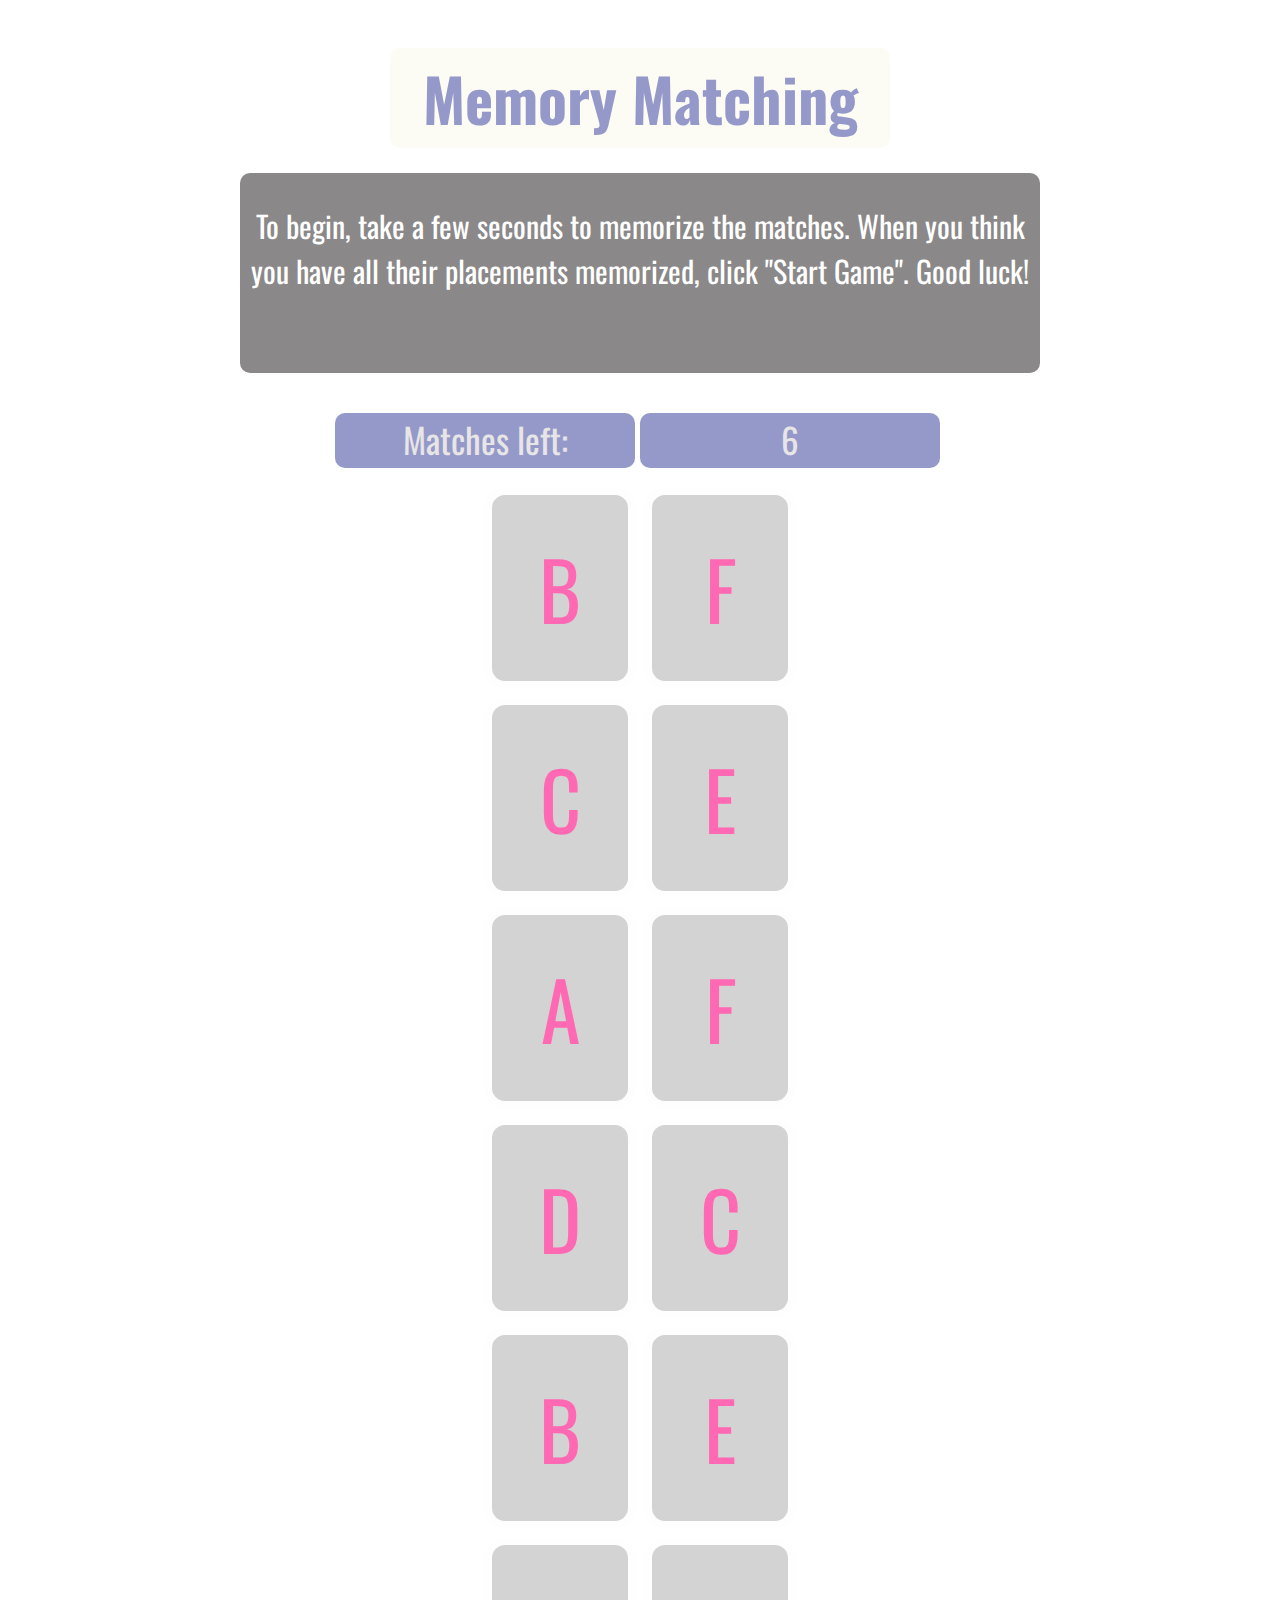
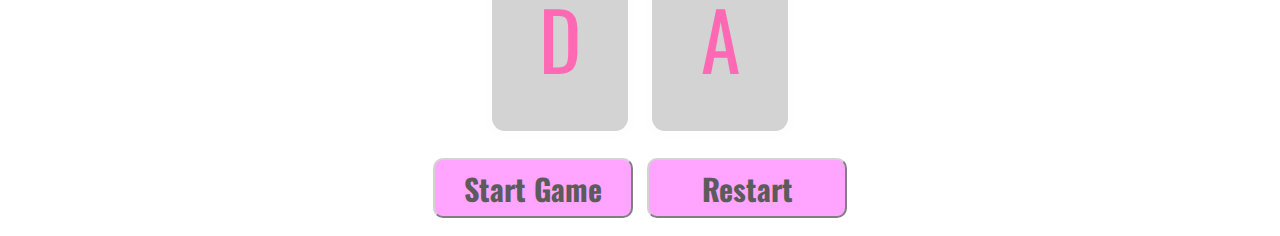
<file: index.html>
<!DOCTYPE html>
<html lang="en">
<head>
    <style>
        @import url('https://fonts.googleapis.com/css2?family=Oswald:wght@200;500&family=Poiret+One&display=swap');
        </style>
    <meta charset="UTF-8">
    <meta http-equiv="X-UA-Compatible" content="IE=edge">
    <meta name="viewport" content="width=device-width, initial-scale=1.0">
    <title>Document</title>
    <link rel="stylesheet" href="./style.css">
    <script src = "./project.js" defer></script>
</head>
<body>
    <h1>Memory Matching</h1>
    <div  class = 'instructions'> <p>To begin, take a few seconds to memorize the matches. When you think you have all their placements memorized, click "Start Game". Good luck!</p> </div>
    <div class= "matches-counter"><p class = matches-left id = matches-headline> Matches left: </p><p class = matches-left id ="number-of-matches">6</p> </div>
    <div id ="gameboard" class ="gameboard-wrapper">
        <button class = "cell" id = "cell1">B</button>
        <button class = "cell" id = "cell2">F</button>
        <button class = "cell" id = "cell3">C</button>
        <button class = "cell" id = "cell4">E</button>
        <button class = "cell" id = "cell5">A</button>
        <button class = "cell" id = "cell6">F</button>
        <button class = "cell" id = "cell7">D</button>
        <button class = "cell" id = "cell8">C</button>
        <button class = "cell" id = "cell9">B</button>
        <button class = "cell" id = "cell10">E</button>
        <button class = "cell" id = "cell11">D</button>
        <button class = "cell" id = "cell12">A</button>
    </div>
    <div class ="button-wrapper">
    <form>
            <button class = "start" id ="startbutton" type="button">Start Game</button>
            <button class = "reset" type="button">Restart</button>
    </form>
</body>
</html>
</file>
<file: style.css>
* {
    box-sizing: border-box;
}

body {
    font-family:'Oswald', sans-serif;;
    background-image: url("https://lh3.googleusercontent.com/[base64]w943-h628-no?authuser=0");
    background-position: center;
    background-size:cover;
    background-repeat: no-repeat;
    display: flex;
    justify-content: center;
    align-items: center;
    flex-direction: column;
}

h1 {
    font-size: 60px;
    font-family: Oswald;
    display: inline;
    color: #9499C9;
    font-weight: bold;
    margin-bottom: 10px;
    text-align: center;
    background: rgb(252, 251, 244);
    border-radius: 10px;
    width: 500px;
    height: 100px;
    padding: 5px;
}

.gameboard-wrapper {
    display: flex;
    flex-wrap: wrap;
    justify-content: center;
    padding: 5px;
    margin-left: 400px;
    margin-right: 400px;
}

.cell {
    width: 150px;
    height: 200px;
    border: 7px solid rgb(255, 254, 254);
    display: flex;
    justify-content: center;
    align-items: center;
    font-family: Oswald;
    font-size: 80px;
    color: hotpink;
    background-color: lightgrey;
    border-radius: 20px;
    margin: 5px;

}

.button-wrapper {
    margin-top: 10px;
    margin-bottom: 10px;
    display: flex;
    justify-content: center;
    align-items: center;
}

.reset {
    background-color: rgb(255, 165, 255);
    height: 60px; 
    width: 200px; 
    font-family: Oswald; 
    font-size: 30px;
    font-weight: bolder;
    border-radius: 10px;
    border-color: lightgray;
    color:rgb(92, 90, 90);
    align-items: center;
    margin-left: 5px;
}

.start {
    background-color: rgb(255, 165, 255);
    height: 60px; 
    width: 200px; 
    font-family: Oswald; 
    font-size: 30px;
    font-weight: bolder; 
    border-radius: 10px;
    border-color: lightgray;
    color:#5c5a5a;
    align-items: center;
    margin-right: 5px;
}

.matches-left { 
    background-color: #9499C9;
    height: 55px;
    width: 300px;
    font-family: Oswald;
    font-size: 35px;
    text-align: center;
    color: rgb(231, 229, 229);
    border: 5px;
    border-color: darkgrey;
    border-radius: 10px;
    margin-right: 5px;
    margin-bottom: 5px;
    padding-bottom: 5px;
}

.matches-counter {
    text-align: center; 
    margin-top: auto;
    margin-bottom: auto;
    display: flex; 
    justify-content: center;
    align-items: center;
    padding: 5px;
}

.instructions {
    text-align: center;
    font-family: Oswald;
    font-size: 30px;
    color:white;
    background:#8a8888;
    border-radius: 10px;
    width: 800px;
    height: 200px;
    margin-top: 15px;
}
</file>
